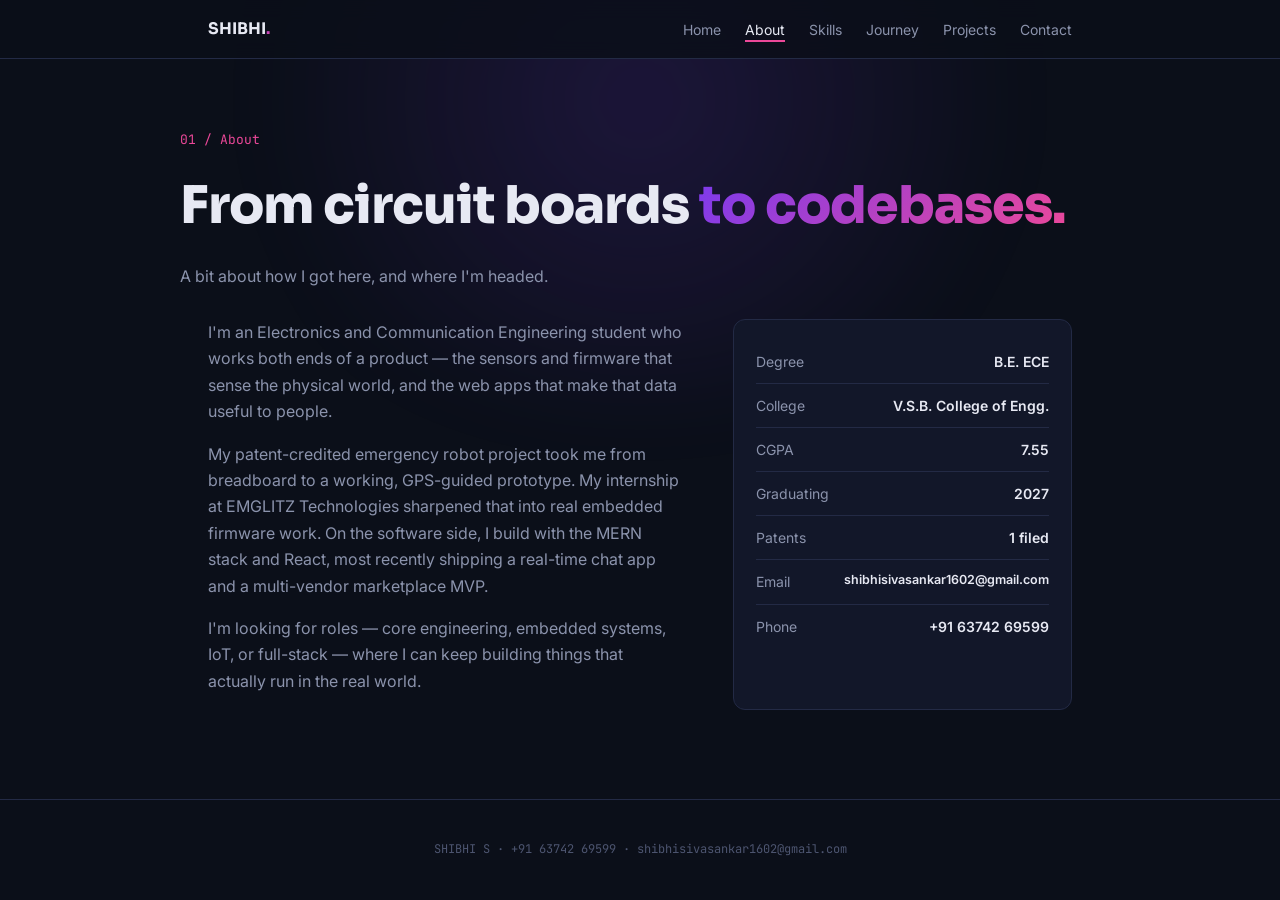
<file: about.html>
<!DOCTYPE html>
<html lang="en">
<head>
<meta charset="UTF-8">
<meta name="viewport" content="width=device-width, initial-scale=1.0">
<title>About — Shibhi S</title>
<link rel="stylesheet" href="style.css">
</head>
<body>
<div class="glow"></div>

<nav>
  <div class="inner">
    <a class="brand" href="index.html">SHIBHI<span>.</span></a>
    <ul>
      <li><a class="nav-link" href="index.html">Home</a></li>
      <li><a class="nav-link" href="about.html">About</a></li>
      <li><a class="nav-link" href="skills.html">Skills</a></li>
      <li><a class="nav-link" href="journey.html">Journey</a></li>
      <li><a class="nav-link" href="projects.html">Projects</a></li>
      <li><a class="nav-link" href="contact.html">Contact</a></li>
    </ul>
  </div>
</nav>

<main>
<div class="page-head wrap reveal">
  <div class="page-eyebrow">01 / About</div>
  <h1 class="page-title">From circuit boards <span class="gradient">to codebases.</span></h1>
  <p class="page-sub">A bit about how I got here, and where I'm headed.</p>
</div>

<section class="wrap reveal">
  <div class="about-grid">
    <div>
      <p>I'm an Electronics and Communication Engineering student who works both ends of a product — the sensors and firmware that sense the physical world, and the web apps that make that data useful to people.</p>
      <p>My patent-credited emergency robot project took me from breadboard to a working, GPS-guided prototype. My internship at EMGLITZ Technologies sharpened that into real embedded firmware work. On the software side, I build with the MERN stack and React, most recently shipping a real-time chat app and a multi-vendor marketplace MVP.</p>
      <p>I'm looking for roles — core engineering, embedded systems, IoT, or full-stack — where I can keep building things that actually run in the real world.</p>
    </div>
    <div class="info-card">
      <div class="info-row"><span class="k">Degree</span><span class="v">B.E. ECE</span></div>
      <div class="info-row"><span class="k">College</span><span class="v">V.S.B. College of Engg.</span></div>
      <div class="info-row"><span class="k">CGPA</span><span class="v">7.55</span></div>
      <div class="info-row"><span class="k">Graduating</span><span class="v">2027</span></div>
      <div class="info-row"><span class="k">Patents</span><span class="v">1 filed</span></div>
      <div class="info-row"><span class="k">Email</span><span class="v" style="font-size:12.5px;">shibhisivasankar1602@gmail.com</span></div>
      <div class="info-row"><span class="k">Phone</span><span class="v">+91 63742 69599</span></div>
    </div>
  </div>
</section>
</main>

<footer>
  <div class="fine">SHIBHI S · +91 63742 69599 · shibhisivasankar1602@gmail.com</div>
</footer>

<script src="script.js"></script>
</body>
</html>
</file>
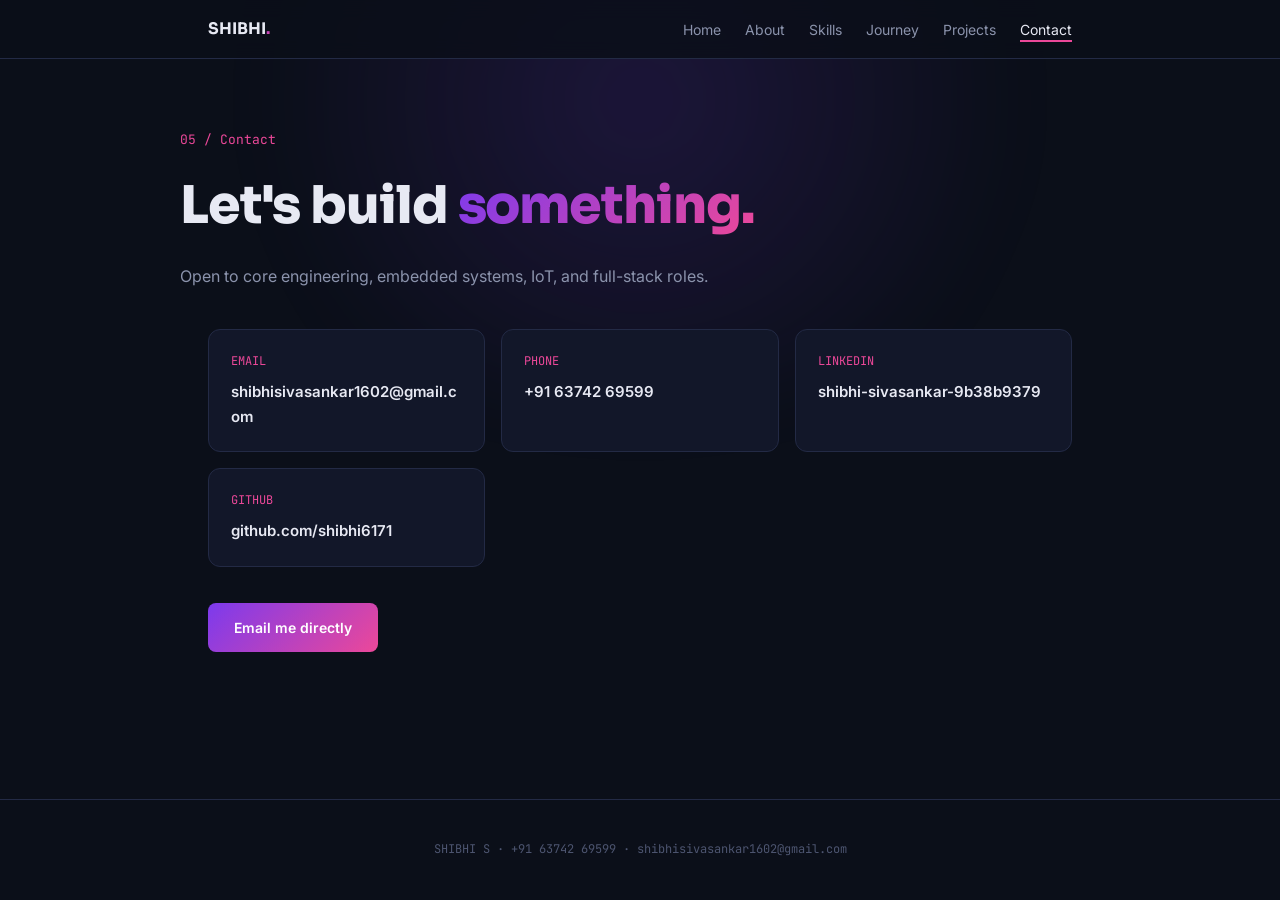
<file: contact.html>
<!DOCTYPE html>
<html lang="en">
<head>
<meta charset="UTF-8">
<meta name="viewport" content="width=device-width, initial-scale=1.0">
<title>Contact — Shibhi S</title>
<link rel="stylesheet" href="style.css">
</head>
<body>
<div class="glow"></div>

<nav>
  <div class="inner">
    <a class="brand" href="index.html">SHIBHI<span>.</span></a>
    <ul>
      <li><a class="nav-link" href="index.html">Home</a></li>
      <li><a class="nav-link" href="about.html">About</a></li>
      <li><a class="nav-link" href="skills.html">Skills</a></li>
      <li><a class="nav-link" href="journey.html">Journey</a></li>
      <li><a class="nav-link" href="projects.html">Projects</a></li>
      <li><a class="nav-link" href="contact.html">Contact</a></li>
    </ul>
  </div>
</nav>

<main>
<div class="page-head wrap reveal">
  <div class="page-eyebrow">05 / Contact</div>
  <h1 class="page-title">Let's build <span class="gradient">something.</span></h1>
  <p class="page-sub">Open to core engineering, embedded systems, IoT, and full-stack roles.</p>
</div>

<section class="wrap reveal">
  <div class="contact-grid">
    <a class="contact-card" href="mailto:shibhisivasankar1602@gmail.com">
      <div class="label mono">EMAIL</div>
      <div class="value">shibhisivasankar1602@gmail.com</div>
    </a>
    <a class="contact-card" href="tel:+916374269599">
      <div class="label mono">PHONE</div>
      <div class="value">+91 63742 69599</div>
    </a>
    <a class="contact-card" href="https://in.linkedin.com/in/shibhi-sivasankar-9b38b9379" target="_blank" rel="noopener">
      <div class="label mono">LINKEDIN</div>
      <div class="value">shibhi-sivasankar-9b38b9379</div>
    </a>
    <a class="contact-card" href="https://github.com/shibhi6171" target="_blank" rel="noopener">
      <div class="label mono">GITHUB</div>
      <div class="value">github.com/shibhi6171</div>
    </a>
  </div>

  <div style="margin-top:36px;">
    <a class="btn grad" href="mailto:shibhisivasankar1602@gmail.com">Email me directly</a>
  </div>
</section>
</main>

<footer>
  <div class="fine">SHIBHI S · +91 63742 69599 · shibhisivasankar1602@gmail.com</div>
</footer>

<script src="script.js"></script>
</body>
</html>
</file>
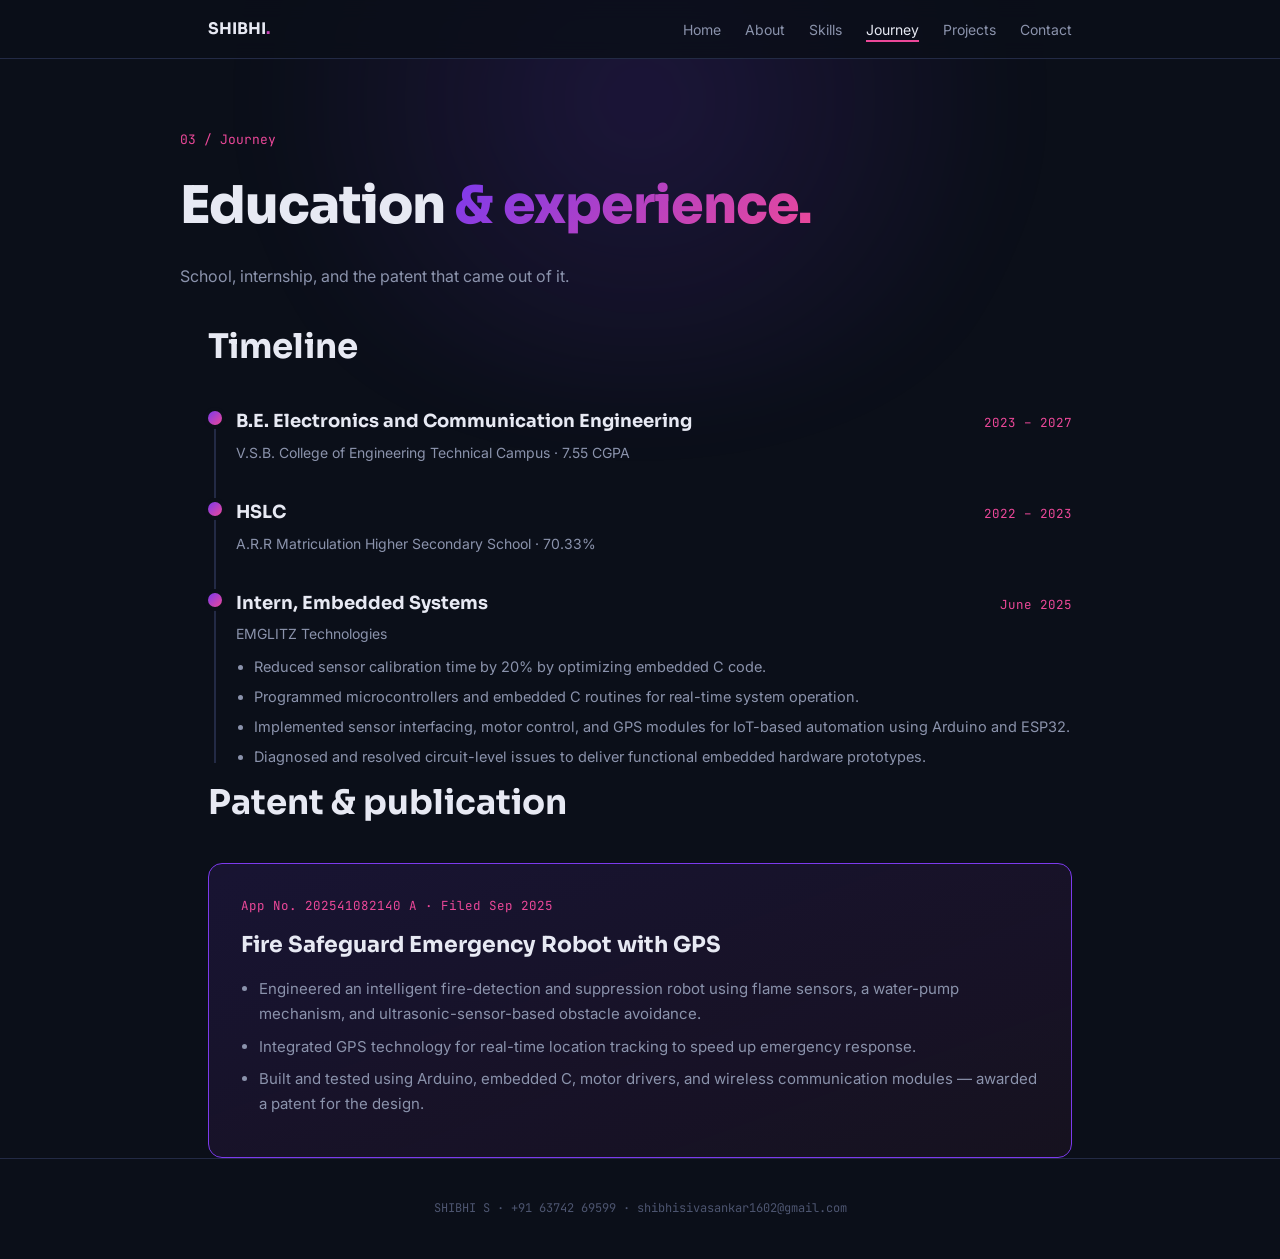
<file: journey.html>
<!DOCTYPE html>
<html lang="en">
<head>
<meta charset="UTF-8">
<meta name="viewport" content="width=device-width, initial-scale=1.0">
<title>Journey — Shibhi S</title>
<link rel="stylesheet" href="style.css">
</head>
<body>
<div class="glow"></div>

<nav>
  <div class="inner">
    <a class="brand" href="index.html">SHIBHI<span>.</span></a>
    <ul>
      <li><a class="nav-link" href="index.html">Home</a></li>
      <li><a class="nav-link" href="about.html">About</a></li>
      <li><a class="nav-link" href="skills.html">Skills</a></li>
      <li><a class="nav-link" href="journey.html">Journey</a></li>
      <li><a class="nav-link" href="projects.html">Projects</a></li>
      <li><a class="nav-link" href="contact.html">Contact</a></li>
    </ul>
  </div>
</nav>

<main>
<div class="page-head wrap reveal">
  <div class="page-eyebrow">03 / Journey</div>
  <h1 class="page-title">Education <span class="gradient">&amp; experience.</span></h1>
  <p class="page-sub">School, internship, and the patent that came out of it.</p>
</div>

<section class="wrap reveal">
  <h2 class="sec-title">Timeline</h2>
  <div class="timeline">
    <div class="t-item">
      <div class="t-head"><h3>B.E. Electronics and Communication Engineering</h3><span class="date mono">2023 – 2027</span></div>
      <div class="t-sub">V.S.B. College of Engineering Technical Campus · 7.55 CGPA</div>
    </div>
    <div class="t-item">
      <div class="t-head"><h3>HSLC</h3><span class="date mono">2022 – 2023</span></div>
      <div class="t-sub">A.R.R Matriculation Higher Secondary School · 70.33%</div>
    </div>
    <div class="t-item">
      <div class="t-head"><h3>Intern, Embedded Systems</h3><span class="date mono">June 2025</span></div>
      <div class="t-sub">EMGLITZ Technologies</div>
      <ul>
        <li>Reduced sensor calibration time by 20% by optimizing embedded C code.</li>
        <li>Programmed microcontrollers and embedded C routines for real-time system operation.</li>
        <li>Implemented sensor interfacing, motor control, and GPS modules for IoT-based automation using Arduino and ESP32.</li>
        <li>Diagnosed and resolved circuit-level issues to deliver functional embedded hardware prototypes.</li>
      </ul>
    </div>
  </div>
</section>

<section class="wrap reveal" style="padding-top:0;">
  <h2 class="sec-title">Patent &amp; publication</h2>
  <div class="patent-box">
    <div class="id mono">App No. 202541082140 A · Filed Sep 2025</div>
    <h3>Fire Safeguard Emergency Robot with GPS</h3>
    <ul>
      <li>Engineered an intelligent fire-detection and suppression robot using flame sensors, a water-pump mechanism, and ultrasonic-sensor-based obstacle avoidance.</li>
      <li>Integrated GPS technology for real-time location tracking to speed up emergency response.</li>
      <li>Built and tested using Arduino, embedded C, motor drivers, and wireless communication modules — awarded a patent for the design.</li>
    </ul>
  </div>
</section>
</main>

<footer>
  <div class="fine">SHIBHI S · +91 63742 69599 · shibhisivasankar1602@gmail.com</div>
</footer>

<script src="script.js"></script>
</body>
</html>
</file>
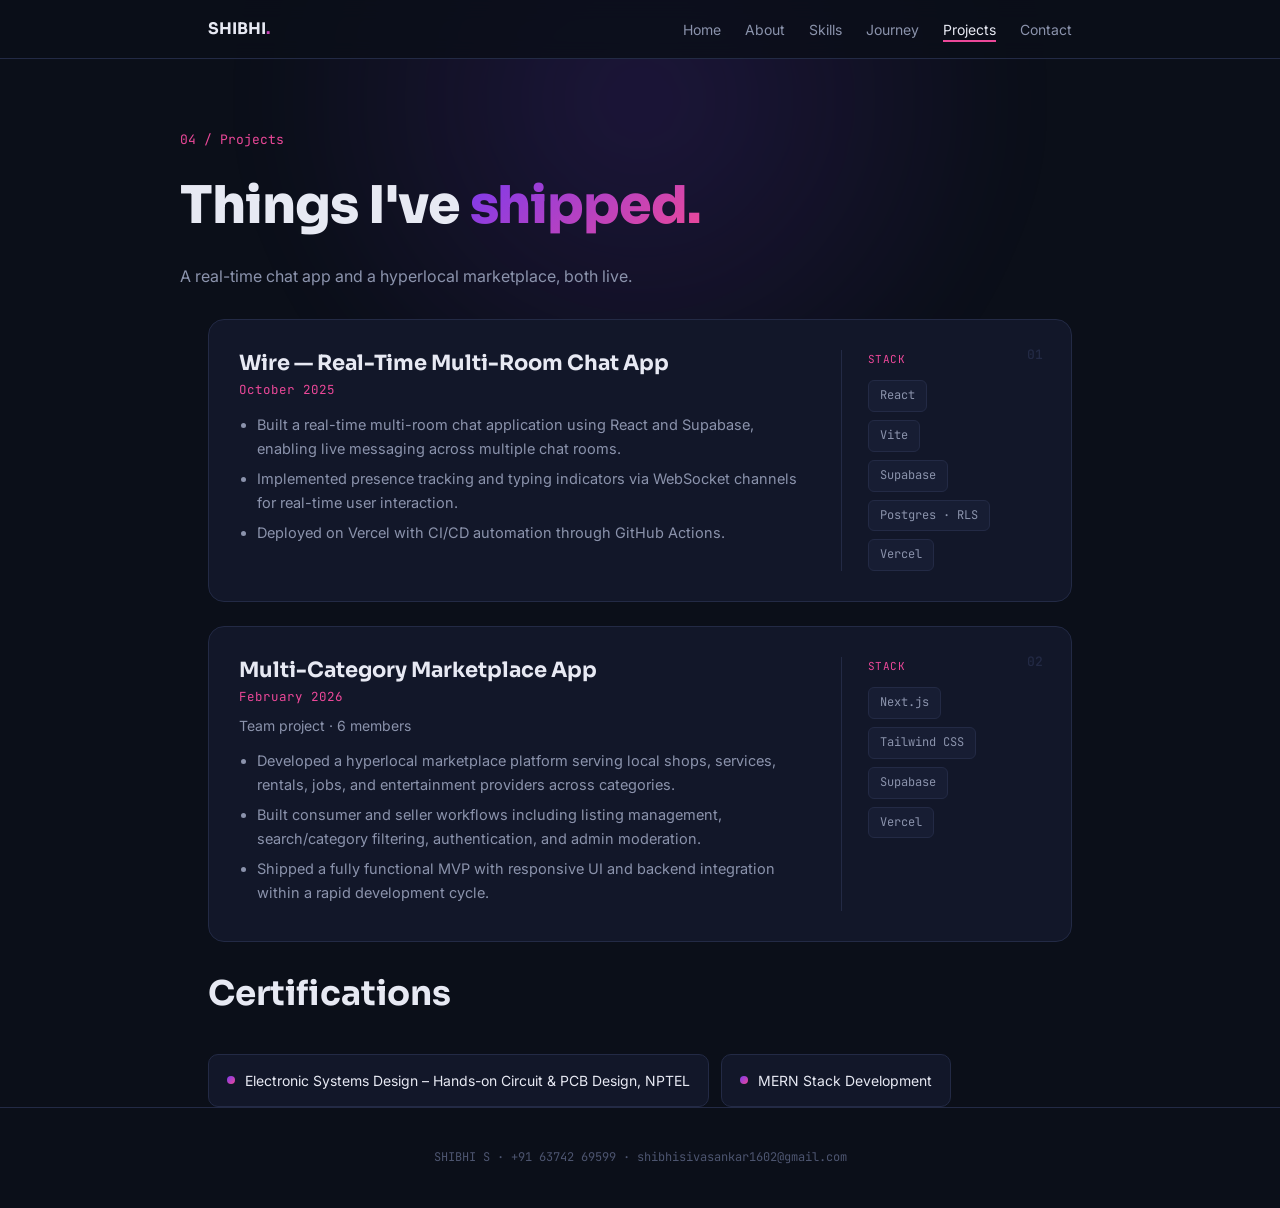
<file: projects.html>
<!DOCTYPE html>
<html lang="en">
<head>
<meta charset="UTF-8">
<meta name="viewport" content="width=device-width, initial-scale=1.0">
<title>Projects — Shibhi S</title>
<link rel="stylesheet" href="style.css">
</head>
<body>
<div class="glow"></div>

<nav>
  <div class="inner">
    <a class="brand" href="index.html">SHIBHI<span>.</span></a>
    <ul>
      <li><a class="nav-link" href="index.html">Home</a></li>
      <li><a class="nav-link" href="about.html">About</a></li>
      <li><a class="nav-link" href="skills.html">Skills</a></li>
      <li><a class="nav-link" href="journey.html">Journey</a></li>
      <li><a class="nav-link" href="projects.html">Projects</a></li>
      <li><a class="nav-link" href="contact.html">Contact</a></li>
    </ul>
  </div>
</nav>

<main>
<div class="page-head wrap reveal">
  <div class="page-eyebrow">04 / Projects</div>
  <h1 class="page-title">Things I've <span class="gradient">shipped.</span></h1>
  <p class="page-sub">A real-time chat app and a hyperlocal marketplace, both live.</p>
</div>

<section class="wrap reveal">
  <div class="proj-card">
    <span class="proj-index mono">01</span>
    <div class="proj-main">
      <div class="proj-head">
        <h3>Wire — Real-Time Multi-Room Chat App</h3>
        <span class="date mono">October 2025</span>
      </div>
      <ul>
        <li>Built a real-time multi-room chat application using React and Supabase, enabling live messaging across multiple chat rooms.</li>
        <li>Implemented presence tracking and typing indicators via WebSocket channels for real-time user interaction.</li>
        <li>Deployed on Vercel with CI/CD automation through GitHub Actions.</li>
      </ul>
    </div>
    <div class="proj-side">
      <div class="stack-label">STACK</div>
      <div class="tag-col">
        <span class="tag">React</span><span class="tag">Vite</span><span class="tag">Supabase</span><span class="tag">Postgres · RLS</span><span class="tag">Vercel</span>
      </div>
    </div>
  </div>

  <div class="proj-card">
    <span class="proj-index mono">02</span>
    <div class="proj-main">
      <div class="proj-head">
        <h3>Multi-Category Marketplace App</h3>
        <span class="date mono">February 2026</span>
      </div>
      <div class="t-sub">Team project · 6 members</div>
      <ul>
        <li>Developed a hyperlocal marketplace platform serving local shops, services, rentals, jobs, and entertainment providers across categories.</li>
        <li>Built consumer and seller workflows including listing management, search/category filtering, authentication, and admin moderation.</li>
        <li>Shipped a fully functional MVP with responsive UI and backend integration within a rapid development cycle.</li>
      </ul>
    </div>
    <div class="proj-side">
      <div class="stack-label">STACK</div>
      <div class="tag-col">
        <span class="tag">Next.js</span><span class="tag">Tailwind CSS</span><span class="tag">Supabase</span><span class="tag">Vercel</span>
      </div>
    </div>
  </div>
</section>

<section class="wrap reveal" style="padding-top:0;">
  <h2 class="sec-title">Certifications</h2>
  <div class="cert-row">
    <div class="cert-chip"><span class="dot"></span>Electronic Systems Design – Hands-on Circuit &amp; PCB Design, NPTEL</div>
    <div class="cert-chip"><span class="dot"></span>MERN Stack Development</div>
  </div>
</section>
</main>

<footer>
  <div class="fine">SHIBHI S · +91 63742 69599 · shibhisivasankar1602@gmail.com</div>
</footer>

<script src="script.js"></script>
</body>
</html>
</file>
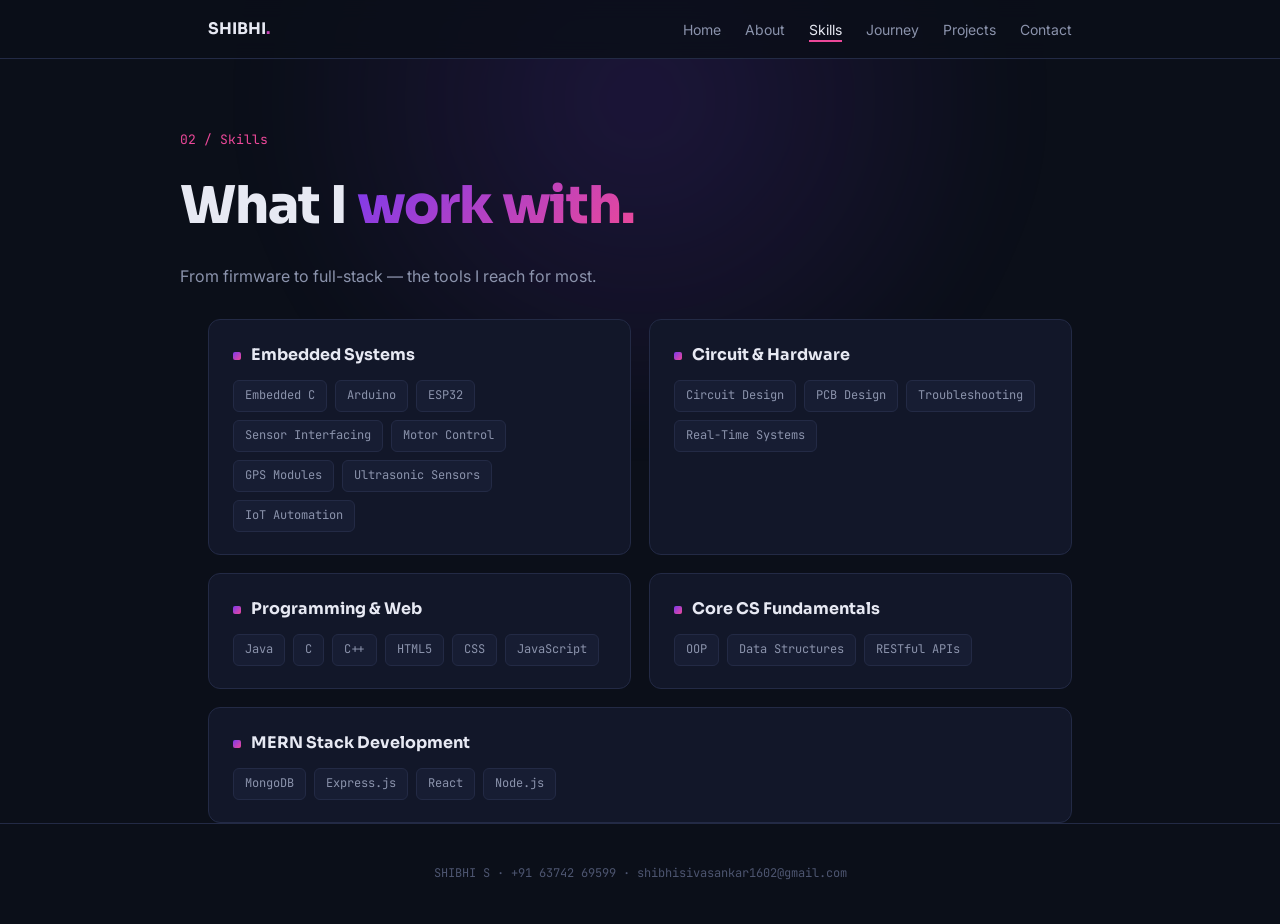
<file: skills.html>
<!DOCTYPE html>
<html lang="en">
<head>
<meta charset="UTF-8">
<meta name="viewport" content="width=device-width, initial-scale=1.0">
<title>Skills — Shibhi S</title>
<link rel="stylesheet" href="style.css">
</head>
<body>
<div class="glow"></div>

<nav>
  <div class="inner">
    <a class="brand" href="index.html">SHIBHI<span>.</span></a>
    <ul>
      <li><a class="nav-link" href="index.html">Home</a></li>
      <li><a class="nav-link" href="about.html">About</a></li>
      <li><a class="nav-link" href="skills.html">Skills</a></li>
      <li><a class="nav-link" href="journey.html">Journey</a></li>
      <li><a class="nav-link" href="projects.html">Projects</a></li>
      <li><a class="nav-link" href="contact.html">Contact</a></li>
    </ul>
  </div>
</nav>

<main>
<div class="page-head wrap reveal">
  <div class="page-eyebrow">02 / Skills</div>
  <h1 class="page-title">What I <span class="gradient">work with.</span></h1>
  <p class="page-sub">From firmware to full-stack — the tools I reach for most.</p>
</div>

<section class="wrap reveal">
  <div class="skill-grid">
    <div class="skill-card">
      <h3><span class="bar"></span>Embedded Systems</h3>
      <div class="tag-row">
        <span class="tag">Embedded C</span><span class="tag">Arduino</span><span class="tag">ESP32</span>
        <span class="tag">Sensor Interfacing</span><span class="tag">Motor Control</span>
        <span class="tag">GPS Modules</span><span class="tag">Ultrasonic Sensors</span><span class="tag">IoT Automation</span>
      </div>
    </div>
    <div class="skill-card">
      <h3><span class="bar"></span>Circuit &amp; Hardware</h3>
      <div class="tag-row">
        <span class="tag">Circuit Design</span><span class="tag">PCB Design</span>
        <span class="tag">Troubleshooting</span><span class="tag">Real-Time Systems</span>
      </div>
    </div>
    <div class="skill-card">
      <h3><span class="bar"></span>Programming &amp; Web</h3>
      <div class="tag-row">
        <span class="tag">Java</span><span class="tag">C</span><span class="tag">C++</span>
        <span class="tag">HTML5</span><span class="tag">CSS</span><span class="tag">JavaScript</span>
      </div>
    </div>
    <div class="skill-card">
      <h3><span class="bar"></span>Core CS Fundamentals</h3>
      <div class="tag-row">
        <span class="tag">OOP</span><span class="tag">Data Structures</span><span class="tag">RESTful APIs</span>
      </div>
    </div>
    <div class="skill-card" style="grid-column:1 / -1;">
      <h3><span class="bar"></span>MERN Stack Development</h3>
      <div class="tag-row">
        <span class="tag">MongoDB</span><span class="tag">Express.js</span><span class="tag">React</span><span class="tag">Node.js</span>
      </div>
    </div>
  </div>
</section>
</main>

<footer>
  <div class="fine">SHIBHI S · +91 63742 69599 · shibhisivasankar1602@gmail.com</div>
</footer>

<script src="script.js"></script>
</body>
</html>
</file>
<file: style.css>
@import url('https://fonts.googleapis.com/css2?family=Sora:wght@400;600;700;800&family=Inter:wght@400;500;600&family=JetBrains+Mono:wght@400;500&display=swap');

:root{
  --bg:#0B0F19;
  --bg-card:#121729;
  --bg-card-hi:#171D33;
  --line:#232A45;
  --text:#E7E9F3;
  --dim:#8B93AC;
  --v1:#7C3AED;
  --v2:#EC4899;
  --grad: linear-gradient(135deg, var(--v1), var(--v2));
}
*{box-sizing:border-box; margin:0; padding:0;}
html{scroll-behavior:smooth;}
body{
  background:var(--bg); color:var(--text);
  font-family:'Inter', sans-serif; line-height:1.65;
  min-height:100vh; display:flex; flex-direction:column;
}
::selection{ background: var(--v1); color:#fff; }
h1,h2,h3{font-family:'Sora', sans-serif;}
.mono{font-family:'JetBrains Mono', monospace;}
.wrap{max-width:920px; margin:0 auto; padding:0 28px; width:100%;}
a{color:inherit;}
main{flex:1;}

.glow{
  position:fixed; top:-200px; left:50%; transform:translateX(-50%);
  width:900px; height:600px; border-radius:50%;
  background: radial-gradient(circle, rgba(124,58,237,0.16), transparent 70%);
  filter: blur(40px); z-index:0; pointer-events:none;
}

/* nav */
nav{
  position:sticky; top:0; z-index:50;
  background:rgba(11,15,25,0.85); backdrop-filter:blur(10px);
  border-bottom:1px solid var(--line);
}
nav .inner{ max-width:920px; margin:0 auto; padding:16px 28px; display:flex; justify-content:space-between; align-items:center; }
nav .brand{ font-family:'Sora'; font-weight:700; font-size:16px; text-decoration:none; }
nav .brand span{ background:var(--grad); -webkit-background-clip:text; background-clip:text; color:transparent; }
nav ul{ list-style:none; display:flex; gap:24px; flex-wrap:wrap; }
nav a.nav-link{ text-decoration:none; color:var(--dim); font-size:14px; transition:color .2s; padding-bottom:2px; }
nav a.nav-link:hover{ color:var(--text); }
nav a.nav-link.active{ color:var(--text); border-bottom:2px solid var(--v2); }

/* page header (per-page hero strip) */
.page-head{ padding:70px 0 30px; position:relative; z-index:1; }
.page-eyebrow{ font-family:'JetBrains Mono'; font-size:13px; color:var(--v2); margin-bottom:12px; }
.page-title{ font-size:clamp(32px,6vw,52px); font-weight:800; letter-spacing:-0.02em; margin-bottom:14px; }
.page-title .gradient{ background:var(--grad); -webkit-background-clip:text; background-clip:text; color:transparent; }
.page-sub{ font-size:16px; color:var(--dim); max-width:560px; }

/* hero (home only) */
header.hero{ min-height:86vh; display:flex; flex-direction:column; justify-content:center; position:relative; z-index:1; padding:60px 0; }
.eyebrow-line{ font-family:'JetBrains Mono'; font-size:14px; color:var(--v2); margin-bottom:18px; }
h1.big{ font-size:clamp(42px, 8vw, 84px); font-weight:800; line-height:1.03; letter-spacing:-0.02em; margin-bottom:20px; }
h1.big .gradient{ background:var(--grad); -webkit-background-clip:text; background-clip:text; color:transparent; }
.role-line{ font-size:clamp(18px,3vw,24px); color:var(--dim); margin-bottom:34px; height:32px; font-family:'JetBrains Mono'; }
.role-line .cursor{ display:inline-block; width:2px; background:var(--v2); margin-left:2px; animation:blink 0.9s steps(1) infinite; }
@keyframes blink{ 50%{ opacity:0; } }

.hero-actions{ display:flex; gap:14px; flex-wrap:wrap; margin-bottom:44px; }
.btn{ padding:13px 26px; border-radius:8px; font-size:14px; font-weight:600; text-decoration:none; display:inline-flex; align-items:center; gap:8px; transition:.2s; }
.btn.grad{ background:var(--grad); color:#fff; }
.btn.grad:hover{ opacity:0.88; transform:translateY(-1px); }
.btn.outline{ border:1px solid var(--line); color:var(--text); }
.btn.outline:hover{ border-color:var(--v1); }

.social-row{ display:flex; gap:18px; }
.social-row a{
  width:42px; height:42px; border:1px solid var(--line); border-radius:10px;
  display:flex; align-items:center; justify-content:center; text-decoration:none;
  color:var(--dim); font-size:13px; font-family:'JetBrains Mono'; transition:.2s;
}
.social-row a:hover{ color:var(--text); border-color:var(--v1); }

/* sections */
section{ padding:20px 0 90px; position:relative; z-index:1; }
.sec-label{ font-family:'JetBrains Mono'; font-size:13px; color:var(--v2); margin-bottom:10px; }
h2.sec-title{ font-size:clamp(26px,4vw,34px); font-weight:700; margin-bottom:32px; }

/* about */
.about-grid{ display:grid; grid-template-columns:1.4fr 1fr; gap:50px; }
@media(max-width:760px){ .about-grid{ grid-template-columns:1fr; } }
.about-grid p{ color:var(--dim); font-size:16px; margin-bottom:16px; }
.info-card{ background:var(--bg-card); border:1px solid var(--line); border-radius:12px; padding:20px 22px; }
.info-row{ display:flex; justify-content:space-between; padding:10px 0; border-bottom:1px solid var(--line); font-size:14px; }
.info-row:last-child{ border-bottom:none; }
.info-row .k{ color:var(--dim); }
.info-row .v{ font-weight:600; text-align:right; }

/* skills */
.skill-grid{ display:grid; grid-template-columns:repeat(2,1fr); gap:18px; }
@media(max-width:700px){ .skill-grid{ grid-template-columns:1fr; } }
.skill-card{ background:var(--bg-card); border:1px solid var(--line); border-radius:12px; padding:22px 24px; }
.skill-card h3{ font-size:16px; margin-bottom:12px; }
.skill-card h3 .bar{ display:inline-block; width:8px; height:8px; border-radius:2px; background:var(--grad); margin-right:10px; }
.tag-row{ display:flex; flex-wrap:wrap; gap:8px; }
.tag{ font-family:'JetBrains Mono'; font-size:12px; color:var(--dim); border:1px solid var(--line); padding:5px 11px; border-radius:6px; background:var(--bg-card-hi); }

/* timeline */
.timeline{ position:relative; padding-left:28px; }
.timeline::before{ content:""; position:absolute; left:6px; top:6px; bottom:6px; width:2px; background:var(--line); }
.t-item{ position:relative; margin-bottom:34px; }
.t-item:last-child{ margin-bottom:0; }
.t-item::before{
  content:""; position:absolute; left:-28px; top:4px; width:14px; height:14px; border-radius:50%;
  background:var(--grad); box-shadow:0 0 0 4px var(--bg);
}
.t-head{ display:flex; justify-content:space-between; align-items:baseline; flex-wrap:wrap; gap:6px; margin-bottom:4px; }
.t-head h3{ font-size:18px; }
.t-head .date{ font-family:'JetBrains Mono'; font-size:12.5px; color:var(--v2); }
.t-sub{ font-size:14px; color:var(--dim); margin-bottom:10px; }
.t-item ul{ padding-left:18px; color:var(--dim); font-size:14.5px; }
.t-item ul li{ margin-bottom:6px; }

/* patent spotlight */
.patent-box{ background: linear-gradient(160deg, rgba(124,58,237,0.12), rgba(236,72,153,0.05)); border:1px solid var(--v1); border-radius:14px; padding:32px; }
.patent-box .id{ font-family:'JetBrains Mono'; font-size:12.5px; color:var(--v2); margin-bottom:10px; }
.patent-box h3{ font-size:22px; margin-bottom:14px; }
.patent-box ul{ padding-left:18px; color:var(--dim); font-size:15px; }
.patent-box ul li{ margin-bottom:8px; }

/* projects */
.proj-card{
  display:grid; grid-template-columns: 1fr 200px; gap:30px;
  background:var(--bg-card); border:1px solid var(--line); border-radius:16px;
  padding:30px; margin-bottom:24px; position:relative;
  transition: border-color .25s ease, transform .25s ease;
}
.proj-card:hover{ border-color:var(--v1); transform:translateY(-3px); }
@media(max-width:700px){ .proj-card{ grid-template-columns:1fr; } }
.proj-index{
  position:absolute; top:24px; right:28px; font-family:'JetBrains Mono'; font-size:13px;
  color:var(--line); font-weight:500;
}
.proj-head{ display:flex; flex-direction:column; gap:4px; margin-bottom:6px; padding-right:34px; }
.proj-head h3{ font-size:21px; line-height:1.25; }
.proj-head .date{ font-family:'JetBrains Mono'; font-size:12.5px; color:var(--v2); }
.proj-card ul{ padding-left:18px; color:var(--dim); font-size:14.5px; margin:12px 0 0; }
.proj-card ul li{ margin-bottom:6px; }
.proj-side{ border-left:1px solid var(--line); padding-left:26px; display:flex; flex-direction:column; gap:12px; }
@media(max-width:700px){ .proj-side{ border-left:none; border-top:1px solid var(--line); padding-left:0; padding-top:18px; } }
.proj-side .stack-label{ font-family:'JetBrains Mono'; font-size:11px; color:var(--v2); letter-spacing:.04em; }
.tag-col{ display:flex; flex-direction:column; gap:8px; align-items:flex-start; }

/* certifications */
.cert-row{ display:flex; flex-wrap:wrap; gap:12px; }
.cert-chip{ display:flex; align-items:center; gap:10px; background:var(--bg-card); border:1px solid var(--line); padding:14px 18px; border-radius:10px; font-size:14px; }
.cert-chip .dot{ width:8px; height:8px; border-radius:50%; background:var(--grad); flex-shrink:0; }

/* contact page extras */
.contact-grid{ display:grid; grid-template-columns:repeat(3,1fr); gap:16px; margin-top:10px; }
@media(max-width:700px){ .contact-grid{ grid-template-columns:1fr; } }
.contact-card{ background:var(--bg-card); border:1px solid var(--line); border-radius:12px; padding:22px; text-decoration:none; transition:.2s; }
.contact-card:hover{ border-color:var(--v1); }
.contact-card .label{ font-family:'JetBrains Mono'; font-size:12px; color:var(--v2); margin-bottom:8px; }
.contact-card .value{ font-size:15px; font-weight:600; word-break:break-word; }

/* footer */
footer{ padding:40px 0; text-align:center; position:relative; z-index:1; border-top:1px solid var(--line); }
.fine{ font-family:'JetBrains Mono'; font-size:12px; color:#4d5570; }

.reveal{ opacity:0; transform:translateY(18px); transition:opacity .6s ease, transform .6s ease; }
.reveal.show{ opacity:1; transform:translateY(0); }

a:focus-visible, button:focus-visible{ outline:2px solid var(--v2); outline-offset:3px; border-radius:4px; }
.skill-card, .info-card, .patent-box, .contact-card{ transition: border-color .25s ease, transform .25s ease; }
.skill-card:hover, .contact-card:hover{ border-color:var(--v1); transform:translateY(-2px); }

@media (prefers-reduced-motion: reduce){
  *{ animation:none !important; transition:none !important; }
}
</file>
